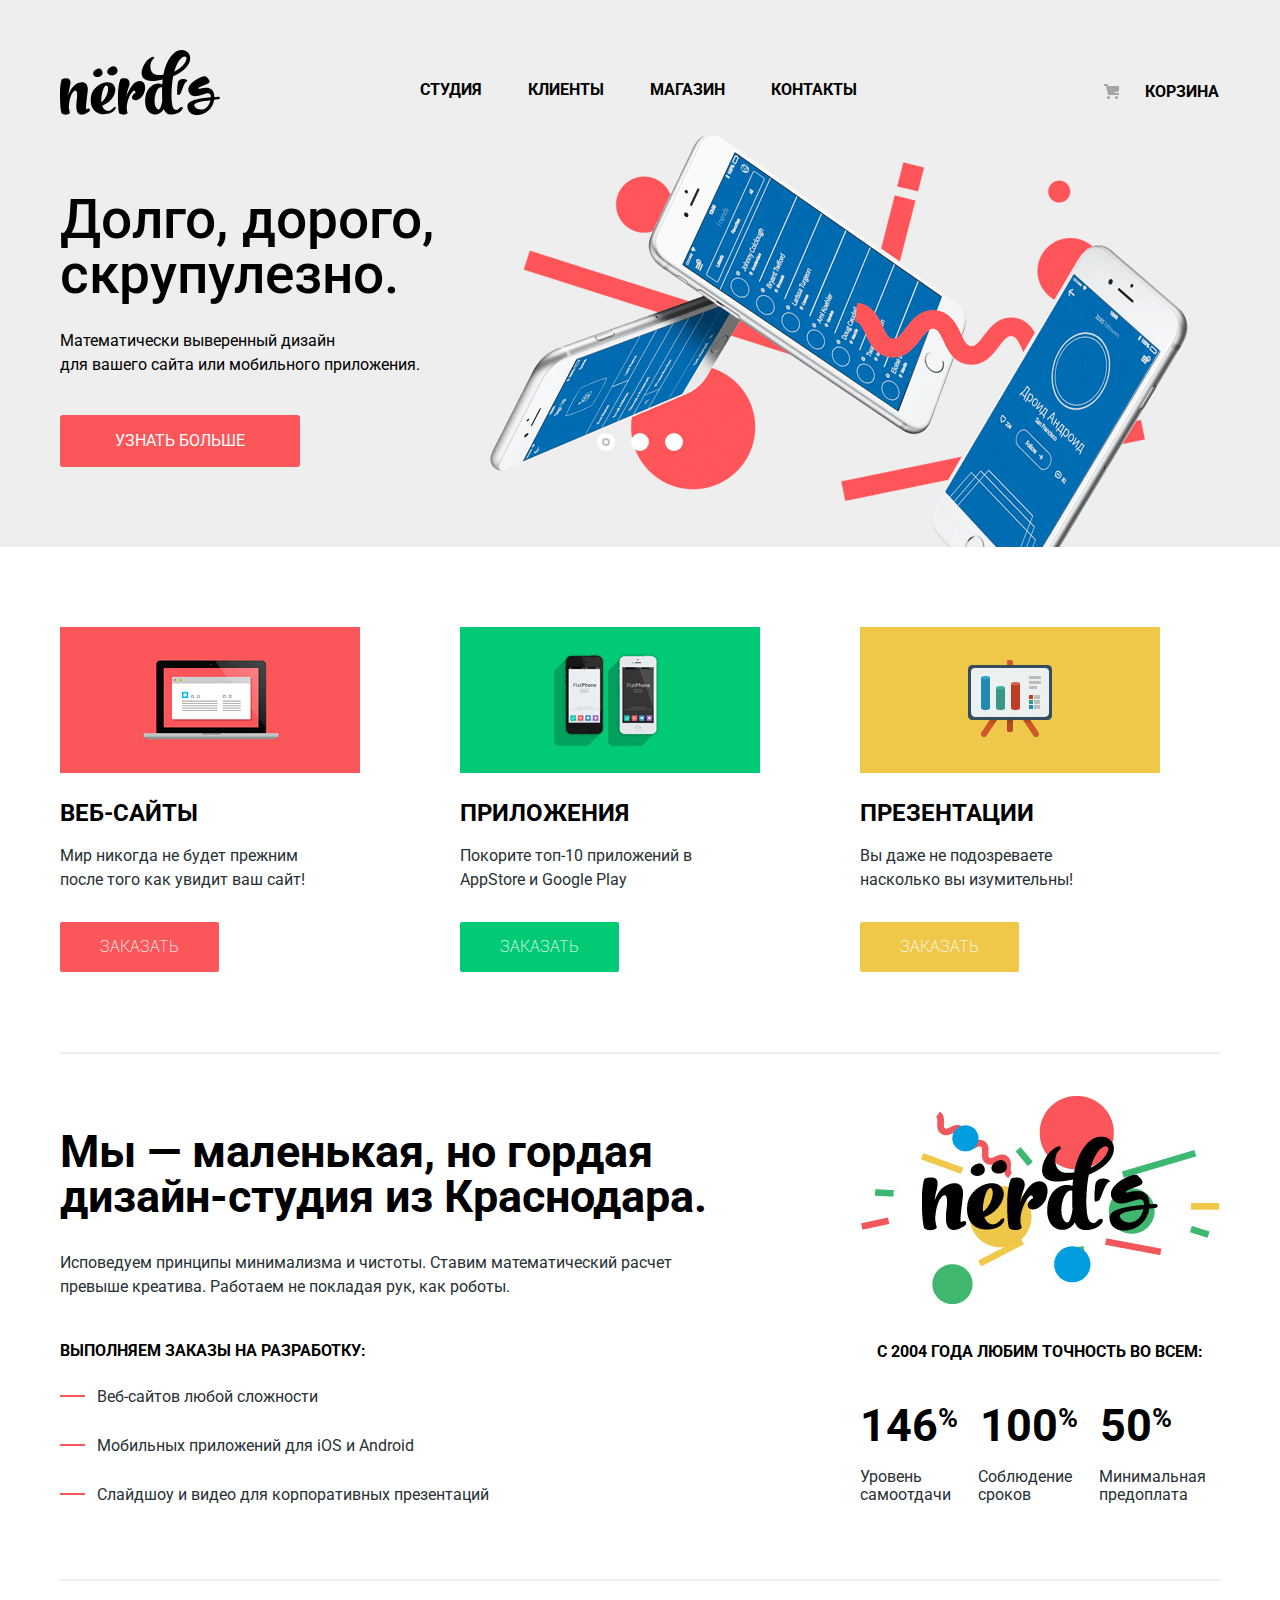
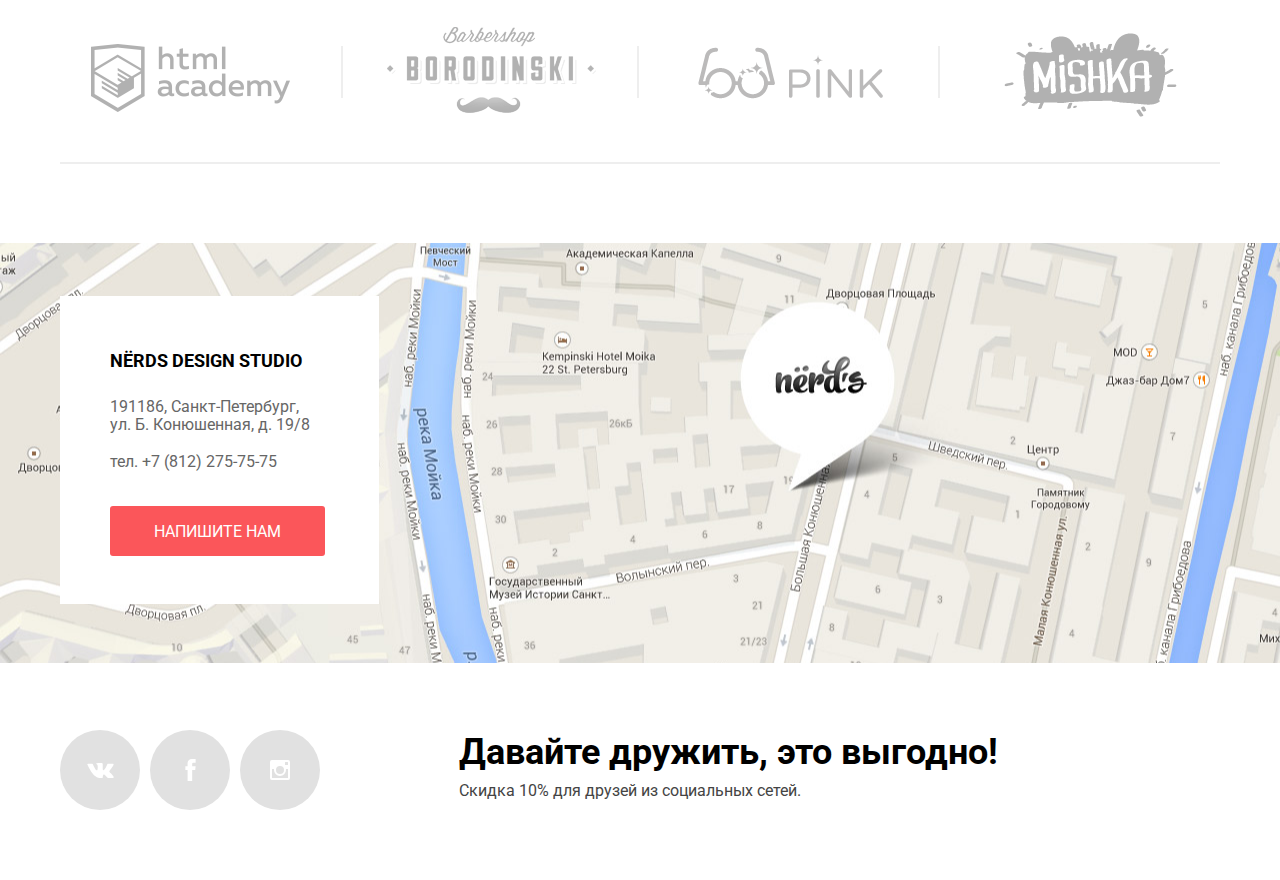
<file: index.html>
<!DOCTYPE html>
<html lang="ru">
<head>
    <meta charset="utf-8">
    <title>HTML Academy: Нёрдс</title>
    <link href="https://fonts.googleapis.com/css?family=Roboto:300,400,500,700" rel="stylesheet">
    <link href="css/normalize.css" rel="stylesheet">
    <link rel="stylesheet" href="./css/style.min.css">
</head>
<body>
    <header class="main-header">
        <div class="wrapper">
            <nav class="main-navigation">
                <a class="header-logo">
                    <img src="./img/nerds-logo.svg" width="160" height="65" alt="Логотип">
                </a>
                <ul class="header-navigation">
                    <li><a href="#">Студия</a></li>
                    <li><a href="#">Клиенты</a></li>
                    <li><a href="catalog.html">Магазин</a></li>
                    <li><a href="#">Контакты</a></li>
                </ul>
                <ul class="header-basket">
                    <li>
                        <a href="#">Корзина</a>
                    </li>
                </ul>
            </nav>
        </div>
    </header>
    <main class="main-page">
        <section class="slider">
            <div class="wrapper">
                <h2 class="visually-hidden">Преимущества</h2>
                <input class="visually-hidden" type="radio" id="product-1" name="toggle" checked>
                <input class="visually-hidden" type="radio" id="product-2" name="toggle">
                <input class="visually-hidden" type="radio" id="product-3" name="toggle">
                <div class="slider-controls">
                    <label class="slider-controls-item slider-controls-item--1" for="product-1">Первый</label>
                    <label class="slider-controls-item slider-controls-item--2" for="product-2">Второй</label>
                    <label class="slider-controls-item slider-controls-item--3" for="product-3">Третий</label>
                </div>
                <ul class="slider-list">
                    <li class="slider-item">
                        <h3>Долго, дорого,<br> скрупулезно.</h3>
                        <p>Математически выверенный дизайн<br> для вашего сайта или мобильного приложения.</p>
                        <a class="slider-button" href="#">Узнать больше</a>
                    </li>
                    <li class="slider-item">
                        <h3>Любим математику как никто другой</h3>
                        <p>Никакого креатива, только математические формулы для расчета идеальных пропорций.</p>
                        <a class="slider-button" href="#">Узнать больше</a>
                    </li>
                    <li class="slider-item">
                        <h3>Только ночь,<br> только хардкор</h3>
                        <p>Работать днем, как все? Мы против этого.<br> Ближе к полуночи работа только начинается.</p>
                        <a class="slider-button" href="#">Узнать больше</a>
                    </li>
                </ul>
            </div>
        </section>
        <section class="benefits">
            <div class="wrapper">
                <ul class="benefit-list">
                    <li class="benefit-item web">
                        <img src="./img/illustration-1.png" width="300" height="146" alt="">
                        <h3>Веб-сайты</h3>
                        <p>Мир никогда не будет прежним после того как увидит ваш сайт!</p>
                        <a class="button-order" href="#">Заказать</a>
                    </li>
                    <li class="benefit-item app">
                        <img src="./img/illustration-2.png" width="300" height="146" alt="">
                        <h3>Приложения</h3>
                        <p>Покорите топ-10 приложений в AppStore и Google Play</p>
                        <a class="button-order" href="#">Заказать</a>
                    </li>
                    <li class="benefit-item presentation">
                        <img src="./img/illustration-3.png" width="300" height="146" alt="">
                        <h3>Презентации</h3>
                        <p>Вы даже не подозреваете насколько вы изумительны!</p>
                        <a class="button-order" href="#">Заказать</a>
                    </li>
                </ul>
            </div>
        </section>
        <div class="wrapper">
            <section class="about-us">
                <div class="purpose">
                    <h2>Мы — маленькая, но гордая дизайн-студия из Краснодара.</h2>
                    <p>Исповедуем принципы минимализма и чистоты. Ставим математический расчет превыше креатива. Работаем не покладая рук, как роботы.</p>
                    <span class="orders">Выполняем заказы на разработку:</span>
                    <ul class="orders-development">
                        <li>Веб-сайтов любой сложности</li>
                        <li>Мобильных приложений для iOS и Android</li>
                        <li>Слайдшоу и видео для корпоративных презентаций</li>
                    </ul>
                </div>
                <div class="stats">
                    <img src="./img/nerds-illustration.png" width="360" height="208" alt="">
                    <p>С 2004 года любим точность во всем:</p>
                    <ul class="procents">
                        <li>146</li>
                        <li>100</li>
                        <li>50</li>
                    </ul>
                    <ul class="stats-advantages">
                        <li>Уровень самоотдачи</li>
                        <li>Соблюдение сроков</li>
                        <li>Минимальная предоплата</li>
                    </ul>
                </div>
            </section>
        </div>
        <div class="wrapper">
            <section class="partners">
                <ul>
                    <li class="partner html-partner"><a href="https://htmlacademy.ru/intensive/htmlcss"><img src="./img/logo-1.png" width="199" height="68" class="image-partner" alt="Партнер HTML academy"></a></li>
                    <li class="partner borodinski-partner"><a href="#"><img src="./img/logo-2.png" width="209" height="90" class="image-partner" alt="Партнер Borodinski"></a></li>
                    <li class="partner pink-partner"><a href="#"><img src="./img/logo-3.png" width="185" height="52" class="image-partner" alt="Партнер Pink"></a></li>
                    <li class="partner mishka-partner"><a href="#"><img src="./img/logo-4.png" width="173" height="84" class="image-partner" alt="Партнер Mishka"></a></li>
                </ul>
            </section>
        </div>
        <section class="map">
        <div class="wrapper contact-wrapper">    
            <div class="contacts">
                <h3>Nёrds design studio</h3>
                <p>191186, Санкт-Петербург, ул. Б. Конюшенная, д. 19/8</p>
                <a class="phone-number" href="#">тел. +7 (812) 275-75-75</a>
                <a class="button-message" href="form.html">Напишите нам</a>
            </div>
        </div>  
        <iframe src="https://www.google.com/maps/embed?pb=!1m18!1m12!1m3!1d1998.6088215412256!2d30.32223572060444!3d59.93863295126968!2m3!1f0!2f0!3f0!3m2!1i1024!2i768!4f13.1!3m3!1m2!1s0x4696310fca5ba729%3A0xea9c53d4493c879f!2z0JHQvtC70YzRiNCw0Y8g0JrQvtC90Y7RiNC10L3QvdCw0Y8g0YPQuy4sIDE5LCDQodCw0L3QutGCLdCf0LXRgtC10YDQsdGD0YDQsywgMTkxMTg2!5e0!3m2!1sru!2sru!4v1530711961759" allowfullscreen></iframe>  
        </section>
        <div class="modal-position">
            <section class="modal-window">
                <h2>Напишите нам</h2>
                <form action="https://echo.htmlacademy.ru" method="post">
                    <ul class="modal-form">
                        <li class="name-field">
                            <label for="name">Ваше имя:</label>
                            <input type="text" name="name" id="name" class="form-name-field" placeholder="Представьтесь, пожалуйста">
                        </li>
                        <li class="email-field">
                            <label for="email">Ваш e-mail:</label>
                            <input type="text" name="email" id="email" class="form-email-field" placeholder="Для отправки ответа">
                        </li>
                        <li>
                    </ul>
                    <ul class="second-field">
                        <li class="comment-field">
                            <label for="comment">Текст письма:</label>
                            <textarea name="comment" id="comment" placeholder="В свободной форме" rows="5"></textarea>
                        </li>
                        <li>
                            <button type="submit" class="button-submit">Отправить</button>
                        </li>
                    </ul>
                </form>
                <button type="button" class="modal-close"><span class="visually-hidden">Закрыть</span></button>
            </section>
        </div>
    </main>
    <div class="wrapper">
        <footer class="main-footer">
            <div class="social">
                <ul>
                    <li>
                        <a class="social-button" href="#"><span class="visually-hidden">Вконтакте</span>
                            <svg xmlns="http://www.w3.org/2000/svg" width="27" height="15" viewBox="0 0 26.14 14.91">
                            <path d="M26 13.47l-.09-.17a13.55 13.55 0 0 0-2.6-3q-.87-.83-1.1-1.12A1 1 0 0 1 22 8a10.27 10.27 0 0 1 1.22-1.78l.88-1.16q2.35-3.13 2-4L26 .94a.8.8 0 0 0-.4-.22 2.14 2.14 0 0 0-.87 0h-3.92a.51.51 0 0 0-.27 0h-.3a.6.6 0 0 0-.15.14.93.93 0 0 0-.14.24 22.22 22.22 0 0 1-1.46 3.06q-.5.84-.93 1.46a7 7 0 0 1-.71.91 4.94 4.94 0 0 1-.52.47q-.23.18-.35.15l-.23-.05a.9.9 0 0 1-.31-.33 1.49 1.49 0 0 1-.16-.53v-.55-.65-.57-1.12-1-.75a3.14 3.14 0 0 0 0-.62 2.12 2.12 0 0 0-.14-.44.73.73 0 0 0-.28-.33 1.57 1.57 0 0 0-.46-.18A9 9 0 0 0 12.57 0a8.93 8.93 0 0 0-3.25.33 1.83 1.83 0 0 0-.52.41q-.25.3-.07.33a1.67 1.67 0 0 1 1.16.59l.08.16a2.6 2.6 0 0 1 .19.63 6.32 6.32 0 0 1 .12 1 10.59 10.59 0 0 1 0 1.7q-.07.71-.13 1.1a2.21 2.21 0 0 1-.18.64 2.69 2.69 0 0 1-.16.3l-.07.07a1 1 0 0 1-.37.07.86.86 0 0 1-.46-.19 3.27 3.27 0 0 1-.56-.52 7 7 0 0 1-.66-.93q-.37-.6-.76-1.42l-.22-.39q-.2-.38-.56-1.11t-.62-1.43A.9.9 0 0 0 5.2.9h-.07a.93.93 0 0 0-.22-.16A1.44 1.44 0 0 0 4.6.65L.87.68A1 1 0 0 0 .1.94L0 1a.44.44 0 0 0 0 .22 1.08 1.08 0 0 0 .08.37Q.9 3.53 1.86 5.31t1.66 2.87Q4.23 9.27 5 10.24t1 1.24l.37.41.34.33a8.06 8.06 0 0 0 1 .78 16.34 16.34 0 0 0 1.4.9 7.6 7.6 0 0 0 1.79.72 6.19 6.19 0 0 0 2 .22h1.57a1.08 1.08 0 0 0 .72-.3l.05-.07a.9.9 0 0 0 .1-.25 1.38 1.38 0 0 0 0-.37 4.48 4.48 0 0 1 .09-1.05 2.77 2.77 0 0 1 .23-.71 1.74 1.74 0 0 1 .29-.4 1.19 1.19 0 0 1 .23-.2h.11a.86.86 0 0 1 .77.21 4.52 4.52 0 0 1 .83.79q.39.47.93 1.05a6.41 6.41 0 0 0 1 .87l.27.16a3.31 3.31 0 0 0 .71.3 1.53 1.53 0 0 0 .76.07l3.48-.05a1.58 1.58 0 0 0 .8-.17.68.68 0 0 0 .34-.37 1.06 1.06 0 0 0 0-.46 1.71 1.71 0 0 0-.1-.36z" fill="#fff">
                            </path>
                            </svg>
                        </a>
                    </li>
                    <li>
                        <a class="social-button" href="#"><span class="visually-hidden">Фейсбук</span>
                            <svg xmlns="http://www.w3.org/2000/svg" width="19" height="22" viewBox="0 0 10.15 21.74">
                            <path d="M3.34 1.12A4.77 4.77 0 0 1 6.53 0h3.61v3.81H7.81a1.07 1.07 0 0 0-1.09.83v2.55h3.42c-.08 1.23-.24 2.45-.41 3.67h-3v10.87H2.21V10.86H0V7.21h2.19V3.66a3.83 3.83 0 0 1 1.15-2.54z" fill="#fff">
                            </path>
                            </svg>
                        </a>
                    </li>
                    <li>
                        <a class="social-button" href="#"><span class="visually-hidden">Инстаграм</span>
                            <svg xmlns="http://www.w3.org/2000/svg" width="20" height="20" viewBox="0 0 20 20">
                            <path d="M18 0H2a2 2 0 0 0-2 2v16a2 2 0 0 0 2 2h16a2 2 0 0 0 2-2V2a2 2 0 0 0-2-2zm-8 6a4 4 0 1 1-4 4 4 4 0 0 1 4-4zM2.5 18a.47.47 0 0 1-.5-.5V9h2.1a3.4 3.4 0 0 0-.1 1 6 6 0 1 0 12 0 3.4 3.4 0 0 0-.1-1H18v8.5a.47.47 0 0 1-.5.5zM18 4.5a.47.47 0 0 1-.5.5h-2a.47.47 0 0 1-.5-.5v-2a.47.47 0 0 1 .5-.5h2a.47.47 0 0 1 .5.5z" fill="#fff">
                            </path>
                            </svg>
                        </a>
                    </li>
                </ul>
            </div>
            <div class="discount">
                <h2>Давайте дружить, это выгодно!</h2>
                <p>Скидка 10% для друзей из социальных сетей.</p>
            </div>
        </footer>
    </div>
    <script src="./js/min.js"></script>
</body>

</html>
</file>
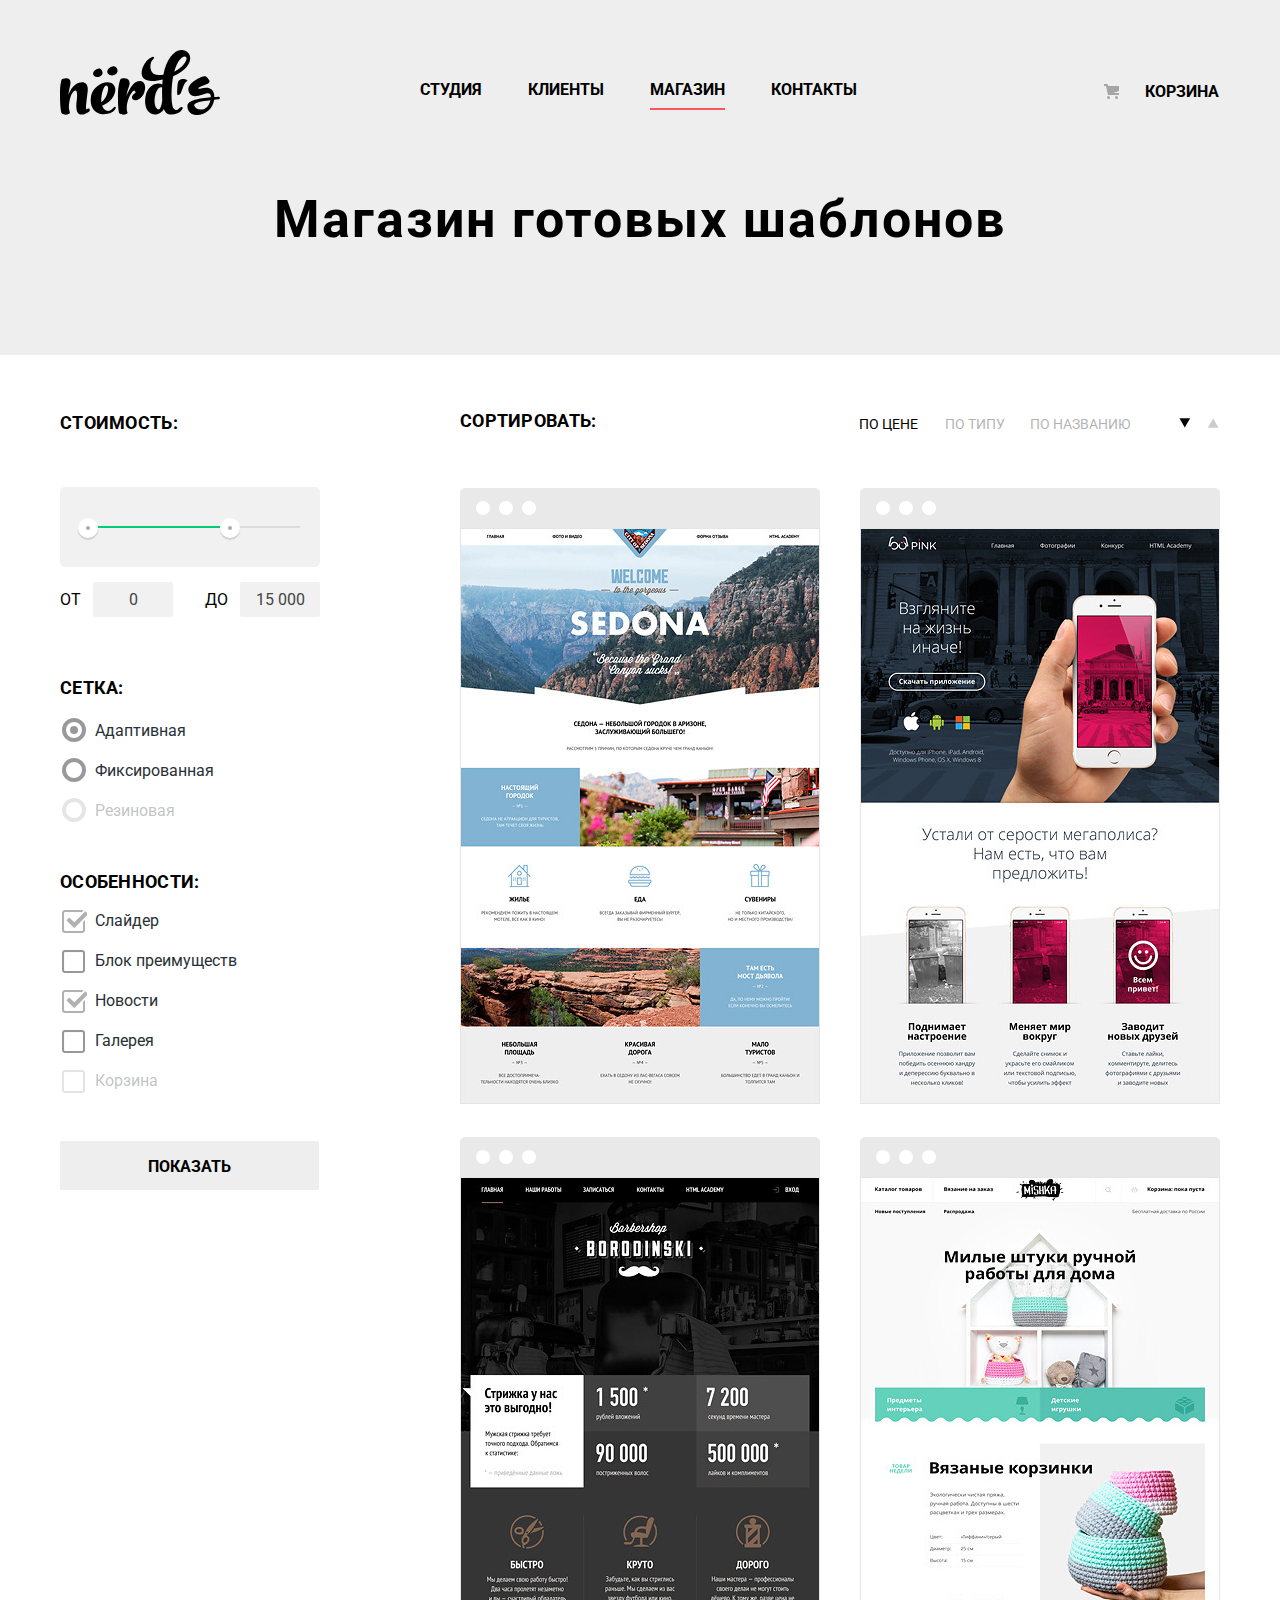
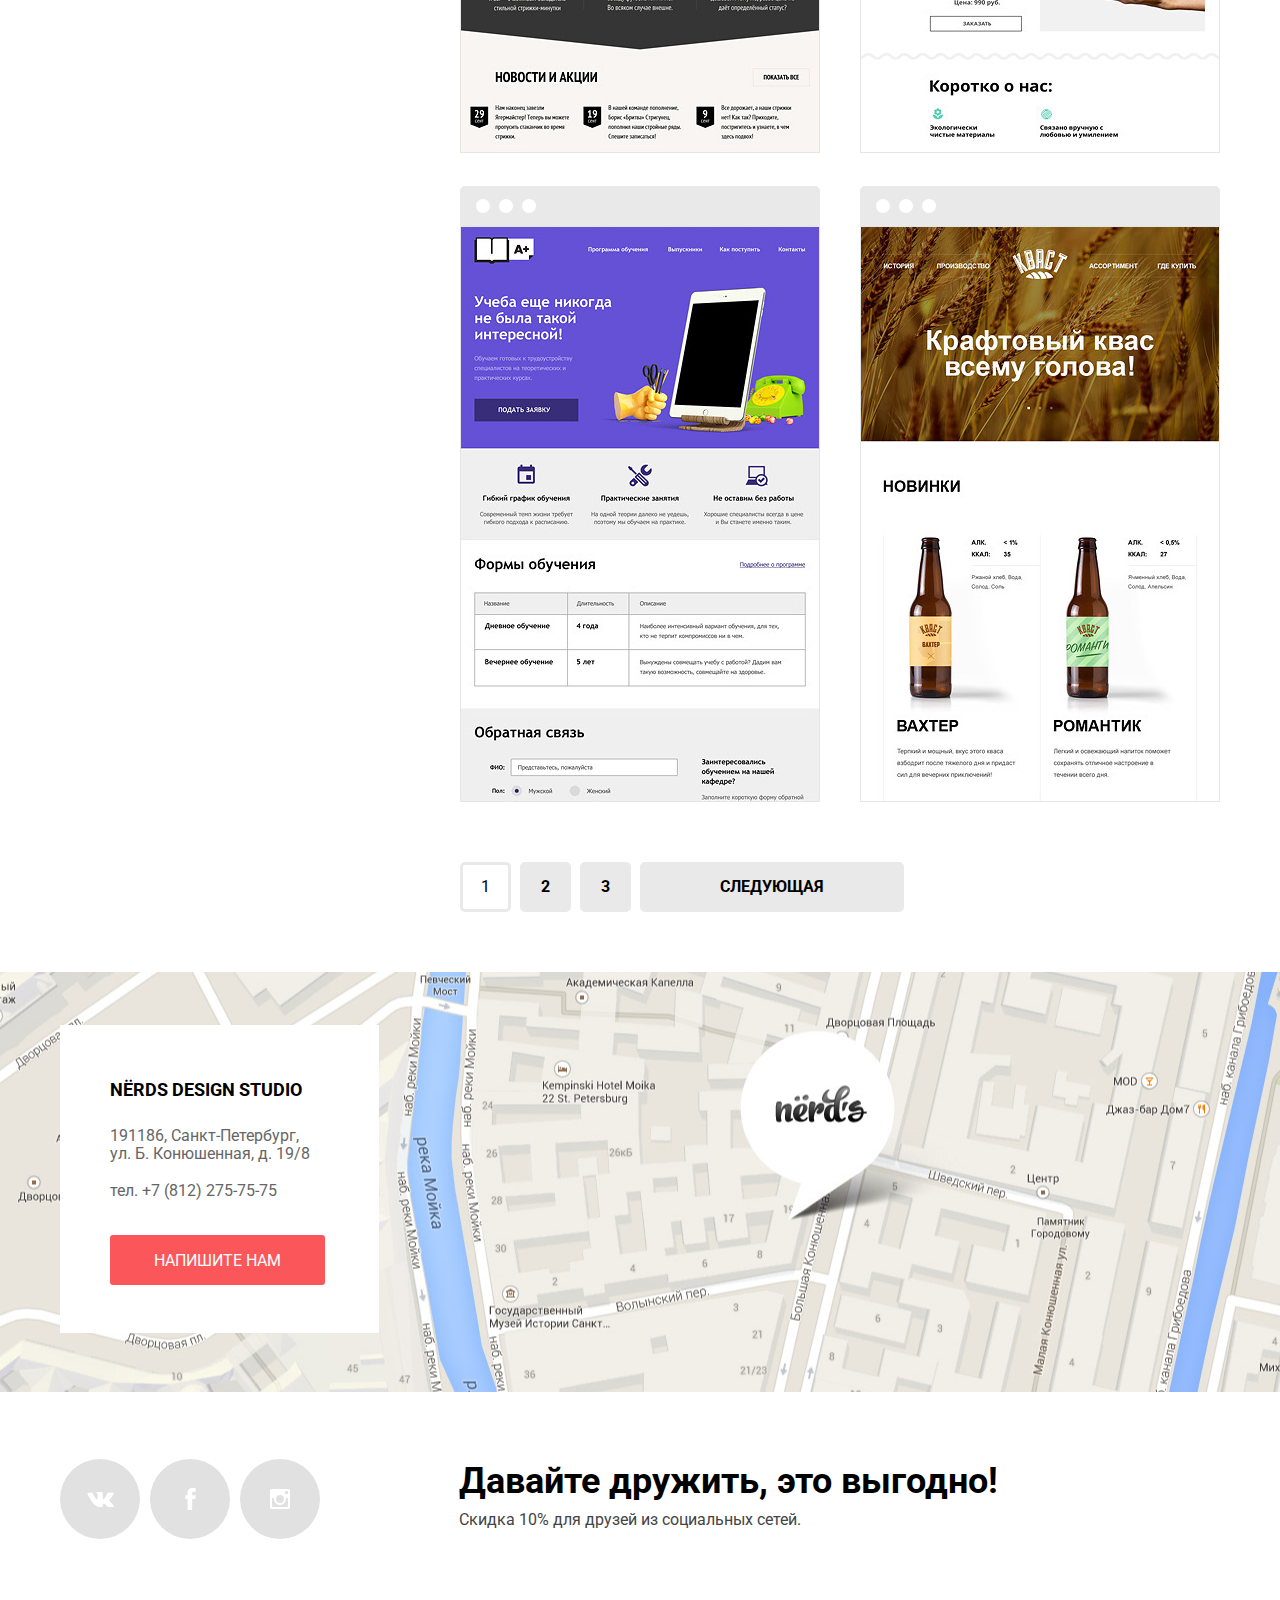
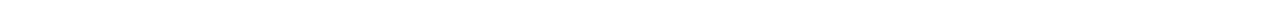
<file: catalog.html>
<!DOCTYPE html>
<html lang="ru">
<head>
    <meta charset="utf-8">
    <title>HTML Academy: Нёрдс</title>
    <link href="https://fonts.googleapis.com/css?family=Roboto:300,400,500,700" rel="stylesheet">
    <link href="css/normalize.css" rel="stylesheet">
    <link rel="stylesheet" href="./css/style.min.css">
</head>

<body>
    <header class="main-header">
        <div class="wrapper">
            <nav class="main-navigation">
                <a class="catalog-logo" href="index.html">
                    <img src="./img/nerds-logo.svg" width="160" height="65" alt="Логотип">
                </a>
                <ul class="header-navigation">
                    <li><a href="./index.html">Студия</a></li>
                    <li><a href="#">Клиенты</a></li>
                    <li class="header-navigation-current"><a href="#">Магазин</a></li>
                    <li><a href="#">Контакты</a></li>
                </ul>
                <ul class="header-basket">
                    <li>
                        <a href="#">Корзина</a>
                    </li>
                </ul>
            </nav>
        </div>
    </header>
    <main class="main-catalog">
        <section class="magazine">
            <div class="wrapper">
                <h1>Магазин готовых шаблонов</h1>
            </div>
        </section>
        <div class="wrapper">
            <div class="main-container">
                <aside class="optional-container">
                    <form action="https://echo.htmlacademy.ru" method="post">
                        <div class="price-runner">
                            <ul>
                                <li>
                                    <h3>Стоимость:</h3>
                                </li>
                            </ul>
                            <div class="range-controls">
                                <div class="scale">
                                    <div class="bar"></div>
                                </div>
                                <div class="toggle toggle-min"></div>
                                <div class="toggle toggle-max"></div>
                            </div>
                            <div class="price-controls">
                                <label class="min-price">от <input name="min-price" type="text" placeholder="0"></label>
                                <label class="max-price">до <input name="max-price" type="text" placeholder="15 000"></label>
                            </div>
                        </div>
                        <div class="layout-type">
                            <h3>Сетка:</h3>
                            <ul>
                                <li class="filter-option">
                                    <input class="visually-hidden filter-input filter-input-radio" type="radio" name="product-group" value="adaptive" id="adaptive-net" checked>
                                    <label for="adaptive-net">Адаптивная</label>
                                </li>
                                <li class="filter-option">
                                    <input class="visually-hidden filter-input filter-input-radio" type="radio" name="product-group" value="fix" id="fix-net">
                                    <label for="fix-net">Фиксированная</label>
                                </li>
                                <li class="filter-option">
                                    <input class="visually-hidden filter-input filter-input-radio" type="radio" name="product-group" value="rubber" id="rubber-net" disabled>
                                    <label for="rubber-net">Резиновая</label>
                                </li>
                            </ul>
                        </div>
                        <div class="properties">
                            <h3>Особенности:</h3>
                            <ul>
                                <li class="filter-option"><input class="visually-hidden filter-input filter-input-checkbox" type="checkbox" name="slider" id="slider-field" checked>
                                <label for="slider-field">Слайдер</label></li>
                                <li class="filter-option"><input class="visually-hidden filter-input filter-input-checkbox" type="checkbox" name="advantage" id="advantage-field">
                                <label for="advantage-field">Блок преимуществ</label></li>
                                <li class="filter-option"><input class="visually-hidden filter-input filter-input-checkbox" type="checkbox" name="news" id="news-field" checked>
                                <label for="news-field">Новости</label></li>
                                <li class="filter-option"><input class="visually-hidden filter-input filter-input-checkbox" type="checkbox" name="galery" id="galery-field">
                                <label for="galery-field">Галерея</label></li>
                                <li class="filter-option"><input class="visually-hidden filter-input filter-input-checkbox" type="checkbox" name="basket" id="basket-field" disabled>
                                <label for="basket-field">Корзина</label></li>
                                <li><button type="submit" class="filter-button">Показать</button></li>
                            </ul>
                        </div>
                    </form>
                </aside>
                <section class="container">
                    <div class="sort">
                        <h3>Сортировать:</h3>
                        <ul class="sort-buttons">
                            <li class="current-sort-type"><a href="#">По цене</a></li>
                            <li class="another-sort-type"><a href="#">По типу</a></li>
                            <li class="another-sort-type"><a href="#">По названию</a></li>
                        </ul>
                        <ul class="arrows-buttons">
                            <li><button class="arrow-down" type="button"><span class="visually-hidden">Сортировка от большего</span></button></li>
                            <li><button class="arrow-up" type="button"><span class="visually-hidden">Сортировка от меньшего</span></button></li>
                        </ul>
                    </div>
                    <ul class="catalog-menu">
                        <li>
                            <article class="catalog-item">
                                <div class="catalog-border"><span class="visually-hidden">Карточка товара</span></div>
                                <img src="./img/img-sedona.jpg" width="360" height="576" alt="sedona">
                                <div class="hover-info">
                                    <h1><a href="/catalog-item">Sedona</a></h1>
                                    <p>Информационный сайт для туристов</p>
                                    <a class="price" href="#">9 900 руб.</a>
                                </div>
                            </article>
                        </li>
                        <li>
                            <article class="catalog-item">
                                <div class="catalog-border"><span class="visually-hidden">Карточка товара</span></div>
                                <img src="./img/img-pink.jpg" width="360" height="576" alt="pink app">
                                <div class="hover-info">
                                    <h1><a href="#">Pink App</a></h1>
                                    <p>Продуктовый лендинг приложений для iOS и Android</p>
                                    <a class="price" href="/catalog-item">9 900 руб.</a>
                                </div>
                            </article>
                        </li>
                        <li>
                            <article class="catalog-item">
                                <div class="catalog-border"><span class="visually-hidden">Карточка товара</span></div>
                                <img src="./img/img-barbershop.jpg" width="360" height="576" alt="barbershop">
                                <div class="hover-info">
                                    <h1><a href="#">Barbershop</a></h1>
                                    <p>Сайт салона красоты. Для мужчин, да.</p>
                                    <a class="price" href="/catalog-item">9 900 руб.</a>
                                </div>
                            </article>
                        </li>
                        <li>
                            <article class="catalog-item">
                                <div class="catalog-border"><span class="visually-hidden">Карточка товара</span></div>
                                <img src="./img/img-mishka.jpg" width="360" height="576" alt="mishka">
                                <div class="hover-info">
                                    <h1><a href="#">Mishka</a></h1>
                                    <p>Интернет-магазин вязаных игрушек</p>
                                    <a class="price" href="/catalog-item">9 900 руб.</a>
                                </div>
                            </article>
                        </li>
                        <li>
                            <article class="catalog-item">
                                <div class="catalog-border"><span class="visually-hidden">Карточка товара</span></div>
                                <img src="./img/img-aplus.jpg" width="360" height="576" alt="plus">
                                <div class="hover-info">
                                    <h1><a href="#">A plus</a></h1>
                                    <p>Лендинг курсов повышения квалификации</p>
                                    <a class="price" href="/catalog-item">9 900 руб.</a>
                                </div>
                            </article>
                        </li>
                        <li>
                            <article class="catalog-item">
                                <div class="catalog-border"><span class="visually-hidden">Карточка товара</span></div>
                                <img src="./img/img-kvast.jpg" width="360" height="576" alt="kvast">
                                <div class="hover-info">
                                    <h1><a href="#">Кваст</a></h1>
                                    <p>Промо-сайт производителя крафтового кваса</p>
                                    <a class="price" href="/catalog-item">9 900 руб.</a>
                                </div>
                            </article>
                        </li>
                    </ul>
                    <div class="page-nav">
                        <a class="current-page" href="#">1</a>
                        <a class="page-number" href="#">2</a>
                        <a class="page-number" href="#">3</a>
                        <a class="page-number next-page" href="#">Следующая</a>
                    </div>
                </section>
            </div>
        </div>
        <section class="map">
        <div class="wrapper contact-wrapper">    
            <div class="contacts">
                <h3>Nёrds design studio</h3>
                <p>191186, Санкт-Петербург, ул. Б. Конюшенная, д. 19/8</p>
                <a class="phone-number" href="#">тел. +7 (812) 275-75-75</a>
                <a class="button-message" href="form.html">Напишите нам</a>
            </div>
        </div>  
        <iframe src="https://www.google.com/maps/embed?pb=!1m18!1m12!1m3!1d1998.6088215412256!2d30.32223572060444!3d59.93863295126968!2m3!1f0!2f0!3f0!3m2!1i1024!2i768!4f13.1!3m3!1m2!1s0x4696310fca5ba729%3A0xea9c53d4493c879f!2z0JHQvtC70YzRiNCw0Y8g0JrQvtC90Y7RiNC10L3QvdCw0Y8g0YPQuy4sIDE5LCDQodCw0L3QutGCLdCf0LXRgtC10YDQsdGD0YDQsywgMTkxMTg2!5e0!3m2!1sru!2sru!4v1530711961759" allowfullscreen></iframe>  
        </section>
        <div class="modal-position">
            <section class="modal-window">
                <h2>Напишите нам</h2>
                <form action="https://echo.htmlacademy.ru" method="post">
                    <ul class="modal-form">
                        <li class="name-field">
                            <label for="name">Ваше имя:</label>
                            <input type="text" name="name" id="name" class="form-name-field" placeholder="Представьтесь, пожалуйста">
                        </li>
                        <li class="email-field">
                            <label for="email">Ваш e-mail:</label>
                            <input type="text" name="email" id="email" class="form-email-field" placeholder="Для отправки ответа">
                        </li>
                        <li>
                    </ul>
                    <ul class="second-field">
                        <li class="comment-field">
                            <label for="comment">Текст письма:</label>
                            <textarea name="comment" id="comment" placeholder="В свободной форме" rows="5"></textarea>
                        </li>
                        <li>
                            <button type="submit" class="button-submit">Отправить</button>
                        </li>
                    </ul>
                </form>
                <button type="button" class="modal-close"><span class="visually-hidden">Закрыть</span></button>
            </section>
        </div>
    </main>
    <div class="wrapper">
        <footer class="main-footer">
            <div class="social">
                <ul>
                    <li>
                        <a class="social-button" href="#"><span class="visually-hidden">Вконтакте</span>
                            <svg xmlns="http://www.w3.org/2000/svg" width="27" height="15" viewBox="0 0 26.14 14.91">
                            <path d="M26 13.47l-.09-.17a13.55 13.55 0 0 0-2.6-3q-.87-.83-1.1-1.12A1 1 0 0 1 22 8a10.27 10.27 0 0 1 1.22-1.78l.88-1.16q2.35-3.13 2-4L26 .94a.8.8 0 0 0-.4-.22 2.14 2.14 0 0 0-.87 0h-3.92a.51.51 0 0 0-.27 0h-.3a.6.6 0 0 0-.15.14.93.93 0 0 0-.14.24 22.22 22.22 0 0 1-1.46 3.06q-.5.84-.93 1.46a7 7 0 0 1-.71.91 4.94 4.94 0 0 1-.52.47q-.23.18-.35.15l-.23-.05a.9.9 0 0 1-.31-.33 1.49 1.49 0 0 1-.16-.53v-.55-.65-.57-1.12-1-.75a3.14 3.14 0 0 0 0-.62 2.12 2.12 0 0 0-.14-.44.73.73 0 0 0-.28-.33 1.57 1.57 0 0 0-.46-.18A9 9 0 0 0 12.57 0a8.93 8.93 0 0 0-3.25.33 1.83 1.83 0 0 0-.52.41q-.25.3-.07.33a1.67 1.67 0 0 1 1.16.59l.08.16a2.6 2.6 0 0 1 .19.63 6.32 6.32 0 0 1 .12 1 10.59 10.59 0 0 1 0 1.7q-.07.71-.13 1.1a2.21 2.21 0 0 1-.18.64 2.69 2.69 0 0 1-.16.3l-.07.07a1 1 0 0 1-.37.07.86.86 0 0 1-.46-.19 3.27 3.27 0 0 1-.56-.52 7 7 0 0 1-.66-.93q-.37-.6-.76-1.42l-.22-.39q-.2-.38-.56-1.11t-.62-1.43A.9.9 0 0 0 5.2.9h-.07a.93.93 0 0 0-.22-.16A1.44 1.44 0 0 0 4.6.65L.87.68A1 1 0 0 0 .1.94L0 1a.44.44 0 0 0 0 .22 1.08 1.08 0 0 0 .08.37Q.9 3.53 1.86 5.31t1.66 2.87Q4.23 9.27 5 10.24t1 1.24l.37.41.34.33a8.06 8.06 0 0 0 1 .78 16.34 16.34 0 0 0 1.4.9 7.6 7.6 0 0 0 1.79.72 6.19 6.19 0 0 0 2 .22h1.57a1.08 1.08 0 0 0 .72-.3l.05-.07a.9.9 0 0 0 .1-.25 1.38 1.38 0 0 0 0-.37 4.48 4.48 0 0 1 .09-1.05 2.77 2.77 0 0 1 .23-.71 1.74 1.74 0 0 1 .29-.4 1.19 1.19 0 0 1 .23-.2h.11a.86.86 0 0 1 .77.21 4.52 4.52 0 0 1 .83.79q.39.47.93 1.05a6.41 6.41 0 0 0 1 .87l.27.16a3.31 3.31 0 0 0 .71.3 1.53 1.53 0 0 0 .76.07l3.48-.05a1.58 1.58 0 0 0 .8-.17.68.68 0 0 0 .34-.37 1.06 1.06 0 0 0 0-.46 1.71 1.71 0 0 0-.1-.36z" fill="#fff">
                            </path>
                            </svg>
                        </a>
                    </li>
                    <li>
                        <a class="social-button" href="#"><span class="visually-hidden">Фейсбук</span>
                            <svg xmlns="http://www.w3.org/2000/svg" width="19" height="22" viewBox="0 0 10.15 21.74">
                            <path d="M3.34 1.12A4.77 4.77 0 0 1 6.53 0h3.61v3.81H7.81a1.07 1.07 0 0 0-1.09.83v2.55h3.42c-.08 1.23-.24 2.45-.41 3.67h-3v10.87H2.21V10.86H0V7.21h2.19V3.66a3.83 3.83 0 0 1 1.15-2.54z" fill="#fff">
                            </path>
                            </svg>
                        </a>
                    </li>
                    <li>
                        <a class="social-button" href="#"><span class="visually-hidden">Инстаграм</span>
                            <svg xmlns="http://www.w3.org/2000/svg" width="20" height="20" viewBox="0 0 20 20">
                            <path d="M18 0H2a2 2 0 0 0-2 2v16a2 2 0 0 0 2 2h16a2 2 0 0 0 2-2V2a2 2 0 0 0-2-2zm-8 6a4 4 0 1 1-4 4 4 4 0 0 1 4-4zM2.5 18a.47.47 0 0 1-.5-.5V9h2.1a3.4 3.4 0 0 0-.1 1 6 6 0 1 0 12 0 3.4 3.4 0 0 0-.1-1H18v8.5a.47.47 0 0 1-.5.5zM18 4.5a.47.47 0 0 1-.5.5h-2a.47.47 0 0 1-.5-.5v-2a.47.47 0 0 1 .5-.5h2a.47.47 0 0 1 .5.5z" fill="#fff">
                            </path>
                            </svg>
                        </a>
                    </li>
                </ul>
            </div>
            <div class="discount">
                <h2>Давайте дружить, это выгодно!</h2>
                <p>Скидка 10% для друзей из социальных сетей.</p>
            </div>
        </footer>
    </div>
    <script src="./js/min.js"></script>
</body>

</html>
</file>
<file: css/style.min.css>
html{min-width:1200px}body{width:100%;min-width:1200px;font-size:16px;line-height:24px;font-family:"Roboto",Arial,sans-serif;margin:0;padding:0;overflow-x:hidden}::-webkit-input-placeholder{color:#444;opacity:1}:-ms-input-placeholder{color:#444;opacity:1}::-ms-input-placeholder{color:#444;opacity:1}::placeholder{color:#444;opacity:1}:-ms-input-placeholder{color:#444}::-ms-input-placeholder{color:#444}.wrapper{width:1200px;margin:0 auto;padding:0 20px;-webkit-box-sizing:border-box;box-sizing:border-box}.main-header{background-color:#eee;font-weight:700;text-transform:uppercase;padding-top:50px}.main-navigation{display:-webkit-box;display:-ms-flexbox;display:flex}.header-logo{width:160px;margin-right:200px}.catalog-logo{width:160px;margin-right:200px}.catalog-logo:hover,.catalog-logo:focus{opacity:.8;cursor:pointer}.catalog-logo:active{opacity:.3;cursor:pointer}.header-navigation{list-style:none;display:-webkit-box;display:-ms-flexbox;display:flex;align-items:flex-start;-webkit-box-pack:justify;-ms-flex-pack:justify;width:440px;margin:0;padding:0;margin-top:28px}.header-navigation li{margin-right:46px}.header-basket{list-style:none;width:117px;margin:0;padding:0;margin-left:285px;padding-top:30px;cursor:pointer}.header-basket a{position:relative}.header-basket a::after{content:"";top:2px;left:-41px;width:15px;height:15px;position:absolute;background-image:url(../img/cart-icon.svg);opacity:.3}.header-navigation-current{position:relative}.header-navigation-current::after{content:"";position:absolute;right:0;bottom:-8px;left:0;height:2px;background-color:#fb565a;z-index:2}a{text-decoration:none;color:#000}.main-navigation a:hover,.main-navigation a:focus{color:#fb565a}.main-navigation a:focus{color:#a6a6a6}.header-navigation a:active{color:#a6a6a6}.header-basket a:active{color:#a6a6a6}.visually-hidden{display:none}.slider{position:relative;background-color:#eee;margin-bottom:80px}.slider-controls{position:absolute;left:50%;bottom:104px;z-index:100;width:160px;height:18px;text-align:center;font-size:0;-webkit-transform:translateX(-50%);-ms-transform:translateX(-50%);transform:translateX(-50%)}.slider-controls label{position:relative;display:inline-block;vertical-align:middle;width:18px;height:18px;padding:8px;border-radius:50%;cursor:pointer}.slider-controls label::after{content:"";position:absolute;top:8px;left:8px;z-index:1;width:18px;height:18px;background:#fff;border-radius:50%}.slider-list{margin:0;padding:0;list-style:none}.slider-item{display:none;padding:70px 0 80px}.slider-item:nth-child(1){background-image:url(../img/slide1.png);background-repeat:no-repeat;background-position:93% 12px}.slider-item:nth-child(2){background-image:url(../img/slide2.png);background-repeat:no-repeat;background-position:100% 0}.slider-item:nth-child(3){background-image:url(../img/slide3.png);background-repeat:no-repeat;background-position:100% 20px}#product-1:checked ~ .slider-list .slider-item:nth-child(1){display:block}#product-2:checked ~ .slider-list .slider-item:nth-child(2){display:block}#product-3:checked ~ .slider-list .slider-item:nth-child(3){display:block}#product-1:checked ~ .slider-controls .slider-controls-item--1::before,#product-2:checked ~ .slider-controls .slider-controls-item--2::before,#product-3:checked ~ .slider-controls .slider-controls-item--3::before{content:"";position:absolute;left:50%;top:50%;z-index:2;width:4px;height:4px;margin:-4px;background-color:inherit;border:2px solid #c1c1c1;border-radius:50%}.slider-item h3{max-width:600px;margin:0;margin-bottom:27px;font-size:55px;line-height:55px;font-weight:500}.slider-item p{max-width:430px;margin:0;margin-bottom:38px}.slider-button{display:block;width:240px;padding:17px 0;font-size:16px;line-height:18px;color:#fff;text-transform:uppercase;text-align:center;text-decoration:none;background-color:#fb565a;border-radius:3px;border:none}.slider-button:hover,.slider-button:focus{background-color:#e74246}.slider-button:active{color:rgba(255,255,255,0.3);background-color:#d7373b;-webkit-box-shadow:0 3px rgba(0,0,0,0.1) inset;box-shadow:0 3px rgba(0,0,0,0.1) inset}.button-order{display:inline-block;vertical-align:middle;padding:13px 40px;text-transform:uppercase;text-decoration:none;font-weight:200;color:#fff;border-radius:2px;margin-top:30px}.benefit-list{list-style:none;display:-webkit-box;display:-ms-flexbox;display:flex;padding:0;margin:0;margin-bottom:80px}.benefit-item{margin-right:100px;width:340px}.benefit-item h3{font-size:24px;line-height:30px;text-transform:uppercase;padding:0;margin:0;margin-top:18px;margin-bottom:16px}.benefit-item p{width:260px;margin:0;color:#283136}.web a{background:#fb565a}.app a{background:#00ca74}.presentation a{background:#efc84a}.web a:hover{background:#e74246}.app a:hover{background:#00bc6c}.presentation a:hover{background:#e5a722}.web a:active{background:#d7373b;color:#e37376}.app a:active{background:#00aa62;color:#4dc491}.presentation a:active{background:#e5a722;color:#edc265}.about-us{display:-webkit-box;display:-ms-flexbox;display:flex;-webkit-box-pack:justify;-ms-flex-pack:justify;justify-content:space-between;border-top:2px solid #eee}.purpose{width:660px;padding-top:75px}.purpose h2{margin:0;font-size:45px;line-height:45px}.purpose p{padding:0;margin:0;margin-top:32px;margin-bottom:40px;color:#283136}.orders-development{list-style:none;margin:0;margin-top:22px}.orders-development li{position:relative;margin-bottom:25px;margin-left:37px;color:#283136}.orders-development li::before{content:"";position:absolute;top:10px;left:-37px;width:25px;height:2px;background-color:#fb565a}.orders{text-transform:uppercase;font-weight:700}.stats{width:360px;padding-top:42px;margin-bottom:75px}.stats p{font-weight:700;text-transform:uppercase;margin:0;padding-left:17px;padding-top:29px}.procents{list-style:none;display:-webkit-box;display:-ms-flexbox;display:flex;font-size:45px;font-weight:700;margin:0;padding:0;padding-top:50px;padding-bottom:30px;position:relative}.procents li{margin-right:42px}.procents li::after{content:"%";position:absolute;font-size:27px;top:42px}.stats-advantages{list-style:none;display:-webkit-box;display:-ms-flexbox;display:flex;color:#283136}.stats-advantages li{margin-right:27px;line-height:18px}.partners ul{list-style:none;display:-webkit-box;display:-ms-flexbox;display:flex;-webkit-box-align:center;-ms-flex-align:center;border-top:2px solid #eee;border-bottom:2px solid #eee;margin:0;padding-bottom:38px;margin-bottom:79px}.html-partner{padding-top:63px;padding-left:31px;padding-right:97px}.borodinski-partner{padding-top:46px;padding-right:102px;position:relative}.borodinski-partner::before{content:"";position:absolute;width:2px;height:52px;top:65px;left:-46px;background-color:#eee}.pink-partner{padding-top:66px;padding-right:121px;position:relative}.pink-partner::before{content:"";position:absolute;width:2px;height:52px;top:65px;left:-61px;background-color:#eee}.mishka-partner{padding-top:52px;position:relative}.mishka-partner::before{content:"";position:absolute;width:2px;height:52px;top:65px;left:-66px;background-color:#eee}.image-partner{opacity:.3}.image-partner:hover{opacity:1}.image-partner:active{opacity:.2}.map{width:100%;height:420px;margin:0 auto;text-align:center;position:relative;background-image:url(../img/map-cloud.jpg);background-position:center}.contacts{display:-webkit-box;display:-ms-flexbox;display:flex;-webkit-box-orient:vertical;-webkit-box-direction:normal;-ms-flex-direction:column;flex-direction:column;-webkit-box-align:start;-ms-flex-align:start;align-items:flex-start;width:319px;height:308px;top:53px;background-color:#fff;z-index:3;position:relative}.map iframe{width:100%;height:420px;border:0;padding-bottom:20px;margin-top:-420px;z-index:1}.contact-wrapper{z-index:2;min-height:420px}.phone-number{margin-left:50px;margin-bottom:32px;color:#666}.map h3{text-transform:uppercase;margin:0;font-size:18px;line-height:30px;margin-top:50px;margin-left:50px;margin-bottom:22px}.contacts p{padding:0;margin:0;text-align:left;margin-left:50px;width:210px;margin-bottom:16px;line-height:18px;color:#666}.button-message{margin-left:50px;margin-right:50px;background-color:#fb565a;color:#fff;border:0;border-radius:3px;text-transform:uppercase;padding:14px 44px 12px}.button-message:hover,.button-message:focus{background-color:#e74246}.button-message:active{color:rgba(255,255,255,0.3);background-color:#d7373b;-webkit-box-shadow:0 3px rgba(0,0,0,0.1) inset;box-shadow:0 3px rgba(0,0,0,0.1) inset}footer{display:-webkit-box;display:-ms-flexbox;display:flex;-webkit-box-align:end;-ms-flex-align:end;align-items:flex-end;padding-top:67px;padding-bottom:70px}.social{width:260px}.social ul{list-style:none;display:-webkit-box;display:-ms-flexbox;display:flex;-webkit-box-pack:justify;-ms-flex-pack:justify;justify-content:space-between;padding:0;margin:0}.social-button{display:-webkit-box;display:-ms-flexbox;display:flex;-webkit-box-align:center;-ms-flex-align:center;align-items:center;-webkit-box-pack:center;-ms-flex-pack:center;justify-content:center;width:80px;height:80px;border-radius:50%;margin-right:10px;background-color:#e1e1e1}.social-button:hover,.social-button:focus{background-color:#e74246}.social-button:active{background-color:#d7373b}.social-button:active path{fill:#e37376}.discount{width:562px;margin:0;padding:0;margin-left:139px;padding-bottom:8px}.discount h2{font-size:36px;line-height:36px;font-weight:bolder;margin:0;padding-bottom:10px}.discount p{margin:0;line-height:22px;color:#444}.magazine{text-align:center;background-color:#eee;font-size:26px;line-height:35px;padding-top:80px;padding-bottom:118px;letter-spacing:2px;margin-bottom:52px}.magazine h1{margin:0;padding:0}ul{margin:0;padding:0}.main-container{display:-webkit-box;display:-ms-flexbox;display:flex;margin-bottom:60px}.optional-container{margin:0;padding:0;width:260px}.container{width:760px}.container ul{list-style:none}.sort{display:-webkit-box;display:-ms-flexbox;display:flex;width:760px;text-transform:uppercase;margin-bottom:52px;padding:5px 20px 0 140px}.sort h3{margin:0;font-size:18px;line-height:18px;letter-spacing:.3px}.sort ul{list-style:none}.sort-buttons{display:-webkit-box;display:-ms-flexbox;display:flex;width:573px;padding-left:262px}.sort-buttons a{display:inline-block;vertical-align:baseline;font-size:14px;line-height:18px;opacity:.3}.current-sort-type a{opacity:1;margin-right:27px}.another-sort-type:last-child{margin-left:25px}.another-sort-type a:hover,.another-sort-type a:focus{opacity:.6}.another-sort-type a:active{opacity:1}.arrows-buttons{display:-webkit-box;display:-ms-flexbox;display:flex;width:60px;-webkit-box-pack:justify;-ms-flex-pack:justify;justify-content:space-between;padding-left:35px;position:relative}.arrow-down{width:11px;height:11px;top:6px;right:29px;position:absolute;background-image:url(../img/icon-down-dir.png);background-repeat:no-repeat;background-color:#fff;text-transform:uppercase;border:0}.arrow-up{width:11px;height:11px;right:1px;top:5px;position:absolute;background-image:url(../img/icon-down-dir.png);background-repeat:no-repeat;background-color:#fff;text-transform:uppercase;border:0;opacity:.2;-webkit-transform:rotate(180deg);-ms-transform:rotate(180deg);transform:rotate(180deg)}.arrow-up:hover,.arrow-up:focus{opacity:.4}.arrow-up:active{opacity:1}.arrow-down:hover,.arrow-down:focus{opacity:.4}.arrow-down:active{opacity:1}.catalog-menu{width:760px;display:-webkit-box;display:-ms-flexbox;display:flex;-ms-flex-wrap:wrap;flex-wrap:wrap;margin-bottom:27px;padding:0 20px 0 140px}.catalog-menu li{width:360px;margin-bottom:26px}.catalog-item{position:relative}.catalog-border{width:360px;height:40px;border-top-left-radius:5px;border-top-right-radius:5px;background-image:url(../img/dots-in-catalog_cart.png);opacity:.12}.catalog-menu li:nth-child(odd){margin-right:40px}.hover-info p,.hover-info h1{margin:0;padding:0}.hover-info{width:360px;height:230px;-webkit-box-sizing:border-box;box-sizing:border-box;display:-webkit-box;display:-ms-flexbox;display:flex;-webkit-box-orient:vertical;-webkit-box-direction:normal;-ms-flex-direction:column;flex-direction:column;-webkit-box-pack:end;-ms-flex-pack:end;justify-content:flex-end;-webkit-box-align:center;-ms-flex-align:center;align-items:center;background-color:#eee;padding-top:40px;padding-bottom:40px;position:absolute;bottom:8px;display:none}.catalog-item:hover .hover-info{display:-webkit-box;display:-ms-flexbox;display:flex}.catalog-item:hover .catalog-border{opacity:1}.hover-info h1{text-transform:uppercase;margin-bottom:10px;padding-bottom:4px;font-size:18px;line-height:30px}.hover-info p{max-width:240px;text-align:center;padding-left:60px;padding-right:60px;margin-bottom:20px;padding-bottom:8px;color:#666;line-height:18px}.price{display:inline-block;vertical-align:middle;color:#fff;background-color:#fb565a;padding:15px 65px;border-radius:5px}.price:hover,.price:focus{background-color:#e74246}.price:active{background-color:#d7373b}.page-nav{width:470px;padding:0 20px 0 140px}.page-number{-webkit-box-sizing:border-box;box-sizing:border-box;display:inline-block;vertical-align:baseline;padding:13px 18px;color:#000;background-color:#e9e9e9;line-height:18px;font-weight:700;margin-right:5px;border:3px solid #e9e9e9;border-radius:5px}.next-page{padding:13px 77px;text-transform:uppercase}.current-page{-webkit-box-sizing:border-box;box-sizing:border-box;display:inline-block;padding:13px 18px;color:#000;line-height:18px;margin-right:5px;background-color:#fff;border:3px solid #e9e9e9;border-radius:5px}.page-number:hover,.page-number:focus{background-color:#dfdfdf;border:3px solid #dfdfdf}.page-number:active{color:#bfbfbf;background-color:#d5d5d5;border:3px solid #d5d5d5;border-top:3px solid #bfbfbf}.modal-position{width:960px;height:592px;-webkit-box-sizing:border-box;box-sizing:border-box;position:fixed;left:50%;top:50%;padding-top:65px;padding-bottom:85px;padding-left:100px;background-color:#fff;-webkit-box-shadow:0 13px 70px 1px rgba(0,0,0,1);box-shadow:0 13px 70px 1px rgba(0,0,0,1);display:none;z-index:10;-webkit-transform:translate(-50%,-50%);-ms-transform:translate(-50%,-50%);transform:translate(-50%,-50%)}.modal-window ul{list-style:none}.modal-window-show{display:block;-webkit-animation-name:bounce;animation-name:bounce;-webkit-animation-duration:.7s;animation-duration:.7s}@-webkit-keyframes bounce{0%{-webkit-transform:translate(-2000px,-50%);transform:translate(-2000px,-50%)}70%{-webkit-transform:translate(-30px,-50%);transform:translate(-30px,-50%)}90%{-webkit-transform:translate(10px,-50%);transform:translate(10px,-50%)}100%{-webkit-transform:translate(-50%,-50%);transform:translate(-50%,-50%)}}@keyframes bounce{0%{-webkit-transform:translate(-2000px,-50%);transform:translate(-2000px,-50%)}70%{-webkit-transform:translate(-30px,-50%);transform:translate(-30px,-50%)}90%{-webkit-transform:translate(10px,-50%);transform:translate(10px,-50%)}100%{-webkit-transform:translate(-50%,-50%);transform:translate(-50%,-50%)}}.modal-error{-webkit-animation-name:shake;animation-name:shake;-webkit-animation-duration:.6s;animation-duration:.6s}.modal-error input{border:2px solid #e74246}@-webkit-keyframes shake{0%,100%{-webkit-transform:translate(-53%,-50%);transform:translate(-53%,-50%)}10%,30%,50%,70%,90%{-webkit-transform:translate(-47%,-50%);transform:translate(-47%,-50%)}20%,40%,60%,80%{-webkit-transform:translate(-50%,-50%);transform:translate(-50%,-50%)}}@keyframes shake{0%,100%{-webkit-transform:translate(-53%,-50%);transform:translate(-53%,-50%)}10%,30%,50%,70%,90%{-webkit-transform:translate(-47%,-50%);transform:translate(-47%,-50%)}20%,40%,60%,80%{-webkit-transform:translate(-50%,-50%);transform:translate(-50%,-50%)}}.modal-form{display:-webkit-box;display:-ms-flexbox;display:flex;-ms-flex-wrap:wrap;flex-wrap:wrap}.modal-form li{margin-bottom:33px}.second-field li{margin-bottom:33px}.second-field li:last-child{margin:0}.modal-window h2{margin:0;font-size:45px;line-height:45px;margin-bottom:35px;padding-top:5px}.modal-form input{margin-top:5px}.name-field{width:360px;margin-right:40px}.modal-window label{font-weight:700}.email-field{width:360px}.form-name-field{width:360px;-webkit-box-sizing:border-box;box-sizing:border-box;padding:15px 0 13px 13px;line-height:18px;border:2px solid #d7dcde;border-radius:2px}.form-email-field{width:360px;-webkit-box-sizing:border-box;box-sizing:border-box;padding:15px 0 13px 13px;line-height:18px;border:2px solid #d7dcde;border-radius:2px}.second-field textarea{width:760px;height:120px;-webkit-box-sizing:border-box;box-sizing:border-box;padding:13px 0 0 13px;line-height:18px;border:2px solid #d7dcde;border-radius:2px}.comment-field textarea{margin-top:5px}.second-field textarea:hover{outline:none;border:2px solid #b4b9bb}.second-field textarea:focus{outline:none;border:2px solid #000}.modal-form input:hover{outline:none;border:2px solid #b4b9bb}.modal-form input:focus{outline:none;border:2px solid #000}.modal-form input:focus::-webkit-input-placeholder{color:#000}.modal-form input:focus:-ms-input-placeholder{color:#000}.modal-form input:focus::-ms-input-placeholder{color:#000}.modal-form input:focus::placeholder{color:#000}.modal-error input::-webkit-input-placeholder{color:#e74246}.modal-error input:-ms-input-placeholder{color:#e74246}.modal-error input::-ms-input-placeholder{color:#e74246}.modal-error input::placeholder{color:#e74246}.second-field textarea:focus::-webkit-input-placeholder{color:#000}.second-field textarea:focus:-ms-input-placeholder{color:#000}.second-field textarea:focus::-ms-input-placeholder{color:#000}.second-field textarea:focus::placeholder{color:#000}.button-submit{margin:0 auto;padding:13px 84px;background-color:#fb565a;color:#fff;border:0;border-radius:5px;text-transform:uppercase;margin-top:7px}.button-submit:hover,.button-submit:focus{background-color:#e74246}.button-submit:active{color:rgba(255,255,255,0.3);background-color:#d7373b;-webkit-box-shadow:0 3px rgba(0,0,0,0.1) inset;box-shadow:0 3px rgba(0,0,0,0.1) inset}.modal-close{position:absolute;top:77px;right:89px;width:22px;height:22px;cursor:pointer;border:0;background-color:#fff}.modal-close::before,.modal-close::after{content:"";position:absolute;top:10px;left:2px;width:22px;height:4px;background-color:#fecccd}.modal-close::before{-webkit-transform:rotate(45deg);-ms-transform:rotate(45deg);transform:rotate(45deg)}.modal-close::after{-webkit-transform:rotate(-45deg);-ms-transform:rotate(-45deg);transform:rotate(-45deg)}.modal-close:hover::before,.modal-close:hover::after{background-color:#fb565a}.modal-close:active::after,.modal-close:active::before{background-color:#fee}.price-runner{width:260px;margin-top:7px;margin-bottom:62px}.optional-container ul{list-style:none}.optional-container h3{margin:0;text-transform:uppercase;font-size:18px;line-height:18px}.price-runner h3{margin-bottom:55px;letter-spacing:.3px}.range-controls{position:relative;height:41px;margin-bottom:15px;padding-top:39px;padding-right:20px;padding-left:20px;background-color:#f1f1f1;border-radius:5px}.layout-type{margin-bottom:50px}.layout-type h3{margin-bottom:22px;letter-spacing:.3px}.properties h3{margin-bottom:18px;letter-spacing:.3px}.properties li:last-child{margin-top:48px}.range-controls .scale{height:2px;background:#d7dcde}.range-controls .bar{width:70%;height:2px;background:#00ca74}.range-controls .toggle{position:absolute;top:31px;left:0;width:4px;height:4px;padding:0;border:8px solid #fff;background-color:#ababab;-webkit-box-shadow:0 2px 1px 0 #cfcfcf;box-shadow:0 2px 1px 0 #cfcfcf;border-radius:50%;cursor:pointer}.range-controls .toggle-min{left:18px}.range-controls .toggle-max{left:160px}.price-controls{font-size:0}.price-controls label{display:inline-block;vertical-align:middle;width:50%;font-size:16px;text-transform:uppercase}.price-controls input{width:60px;padding:8px 10px;margin-left:8px;font-family:"Roboto",Arial,sans-serif;font-size:16px;text-align:center;color:#283136;border:none;border-radius:2px;background:#f1f1f1}.max-price{text-align:right}.filter-option{padding-left:30px;margin-bottom:16px}.filter-option label{position:relative;cursor:pointer;-webkit-user-select:none;-moz-user-select:none;-ms-user-select:none;user-select:none;color:#283136;padding-left:5px}.filter-input-checkbox + label::before{content:"";position:absolute;left:-28px;top:-1px;width:25px;height:25px;background-image:url(../img/checkbox-off.png);background-repeat:no-repeat;opacity:.4}.filter-input-checkbox:checked + label::before{content:"";top:-1px;left:-28px;width:25px;height:25px;position:absolute;background-image:url(../img/checkbox-on.png);background-repeat:no-repeat;opacity:.3}.filter-input-checkbox:checked:hover + label::before{opacity:1}.filter-input-checkbox:hover + label::before{opacity:1}.filter-input-checkbox:checked:hover + label::after{opacity:1}.filter-input-checkbox:hover + label::after{opacity:1}.filter-input-radio + label::before{content:"";position:absolute;left:-28px;top:-3px;width:16px;height:16px;border:4px solid #000;border-radius:50%;opacity:.4}.filter-input-radio:checked + label::after{content:"";position:absolute;top:5px;left:-20px;width:8px;height:8px;border-radius:50%;background-color:#000;opacity:.4}.filter-input-radio:hover + label::before{opacity:1}.filter-input-radio:checked:hover + label::after{opacity:1}.filter-button{margin:0 auto;padding:14px 88px;border:0;border-radius:2px;text-transform:uppercase;font-weight:700;line-height:18px;background-color:#eee;border-top:3px solid #eee}.filter-button:hover,.filter-button:focus{background-color:#dfdfdf;border-top:3px solid #dfdfdf}.filter-button:active{color:#bfbfbf;background-color:#d5d5d5;border-top:3px solid #bfbfbf}.filter-input-checkbox:disabled + label::before,.filter-input-radio:disabled + label::before,.filter-input-checkbox:disabled + label:hover::before,.filter-input-radio:disabled + label:hover::before{opacity:.1}.filter-input-checkbox:disabled + label,.filter-input-radio:disabled + label,.filter-input-checkbox:disabled + label:hover,.filter-input-radio:disabled + label:hover{color:rgba(40,49,54,0.3)}
</file>
